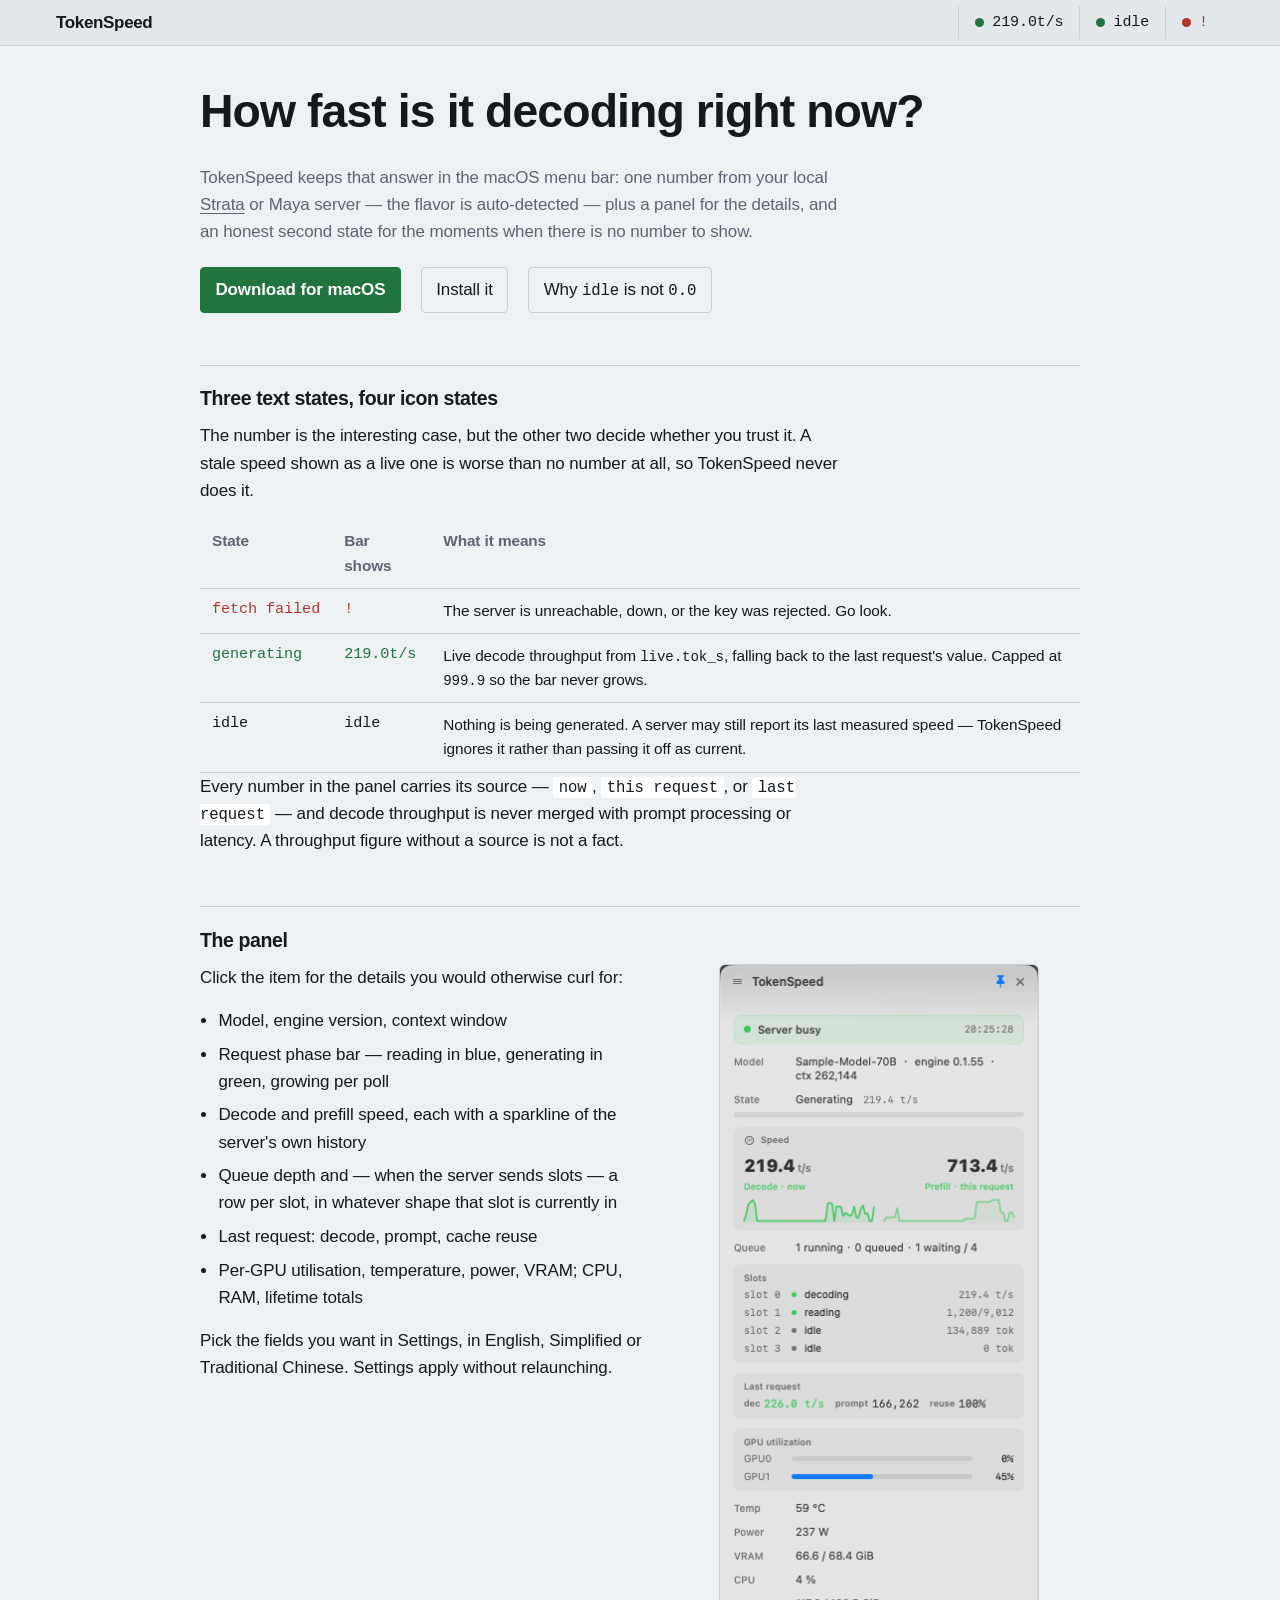
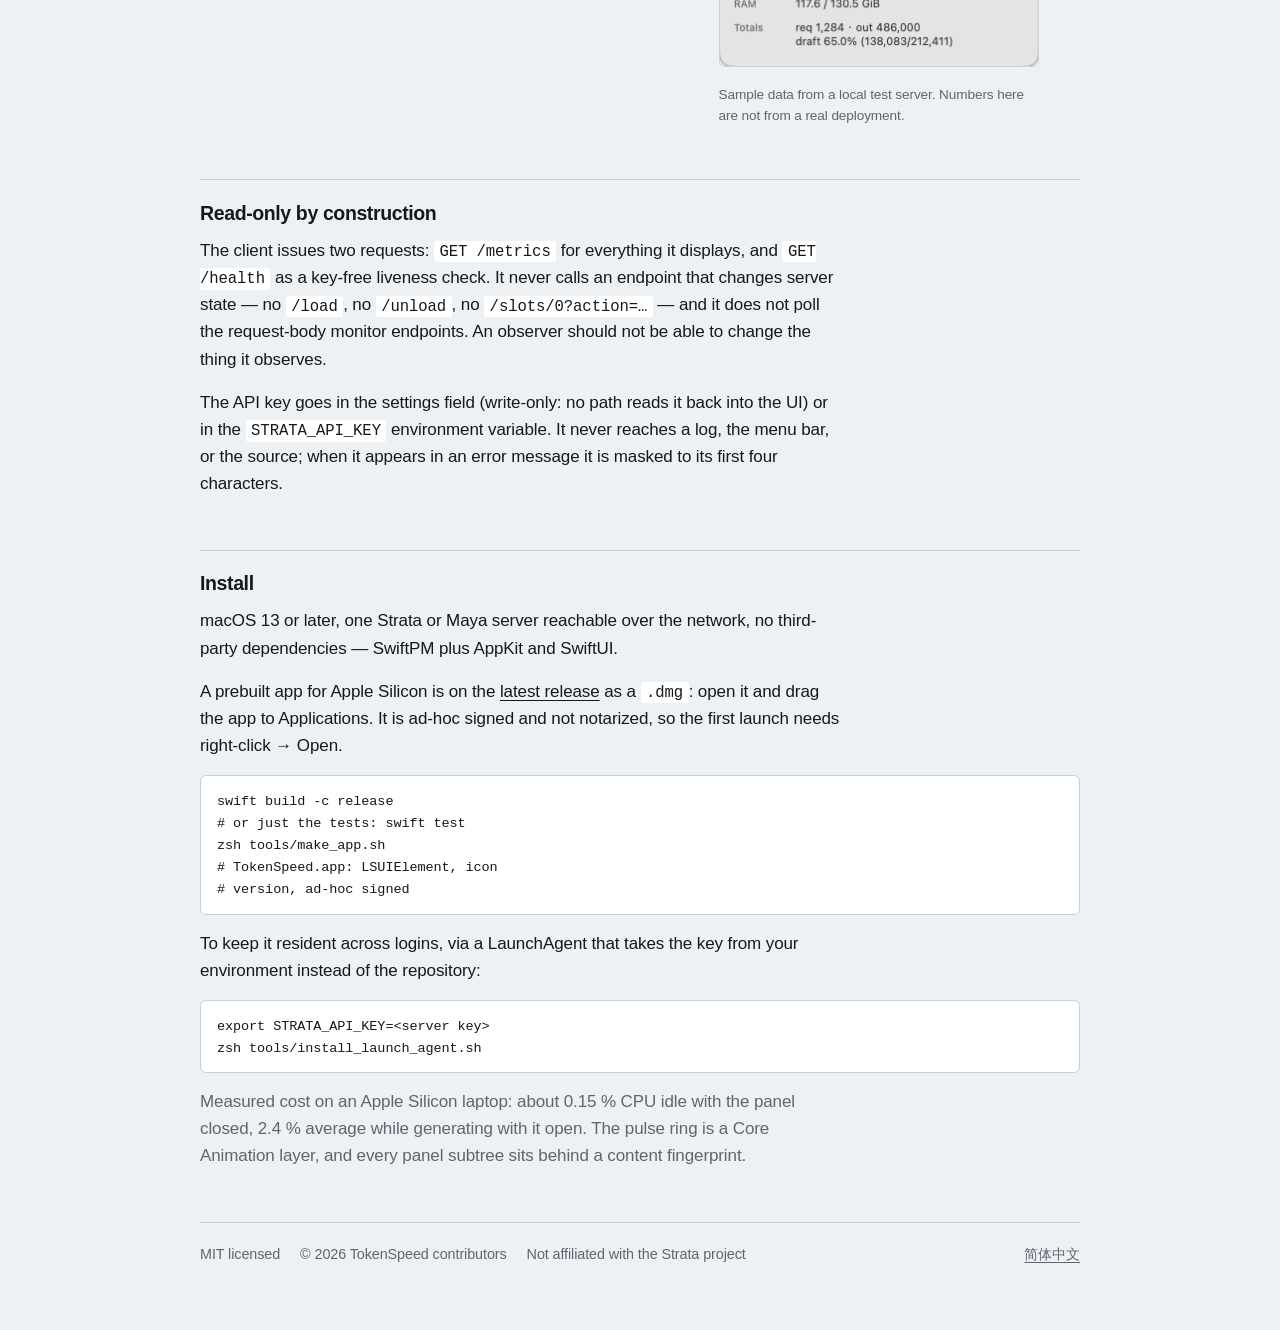
<file: site/index.html>
<!doctype html>
<html lang="en">
<head>
<meta charset="utf-8">
<meta name="viewport" content="width=device-width, initial-scale=1">
<title>TokenSpeed — your local Strata or Maya server's decode speed, in the menu bar</title>
<meta name="description" content="A native macOS menu-bar item that shows how fast your local Strata or Maya inference server is decoding right now, and is honest about the states where there is no number to show.">
<link rel="canonical" href="https://tokenspeed.eroeasy.com/">
<link rel="icon" href="assets/app-icon.png">
<meta property="og:title" content="TokenSpeed">
<meta property="og:description" content="Decode throughput of a local Strata or Maya server, permanently in the macOS menu bar.">
<meta property="og:image" content="https://tokenspeed.eroeasy.com/assets/shot-panel.png">
<meta property="og:type" content="website">
<link rel="stylesheet" href="assets/styles.css">
</head>
<body>

<header class="bar">
  <span class="brand">TokenSpeed</span>
  <span class="state"><span class="dot"></span>219.0t/s</span>
  <span class="state"><span class="dot"></span>idle</span>
  <span class="state bad"><span class="dot bad"></span>!</span>
</header>

<main>
  <h1>How fast is it decoding right now?</h1>
  <p class="lede">TokenSpeed keeps that answer in the macOS menu bar: one number from your
  local <a href="https://github.com/Niko1221/Strata">Strata</a> or Maya server — the flavor
  is auto-detected — plus a panel for the details, and an honest second state for the
  moments when there is no number to show.</p>
  <div class="actions">
    <a class="primary" href="https://github.com/leomsn/tokenspeed/releases/latest">Download for macOS</a>
    <a href="#install">Install it</a>
    <a href="#states">Why <code>idle</code> is not <code>0.0</code></a>
  </div>

  <section id="states">
    <h2>Three text states, four icon states</h2>
    <p>The number is the interesting case, but the other two decide whether you trust it.
    A stale speed shown as a live one is worse than no number at all, so TokenSpeed never
    does it.</p>
    <table>
      <tr><th>State</th><th>Bar shows</th><th>What it means</th></tr>
      <tr>
        <td class="k bad">fetch failed</td><td class="k bad">!</td>
        <td>The server is unreachable, down, or the key was rejected. Go look.</td>
      </tr>
      <tr>
        <td class="k ok">generating</td><td class="k ok">219.0t/s</td>
        <td>Live decode throughput from <code>live.tok_s</code>, falling back to the last
        request's value. Capped at <code>999.9</code> so the bar never grows.</td>
      </tr>
      <tr>
        <td class="k">idle</td><td class="k">idle</td>
        <td>Nothing is being generated. A server may still report its last measured speed —
        TokenSpeed ignores it rather than passing it off as current.</td>
      </tr>
    </table>
    <p>Every number in the panel carries its source — <code>now</code>, <code>this
    request</code>, or <code>last request</code> — and decode throughput is never merged with
    prompt processing or latency. A throughput figure without a source is not a fact.</p>
  </section>

  <section>
    <h2>The panel</h2>
    <div class="split">
      <div>
        <p>Click the item for the details you would otherwise curl for:</p>
        <ul>
          <li>Model, engine version, context window</li>
          <li>Request phase bar — reading in blue, generating in green, growing per poll</li>
          <li>Decode and prefill speed, each with a sparkline of the server's own history</li>
          <li>Queue depth and — when the server sends slots — a row per slot, in whatever
          shape that slot is currently in</li>
          <li>Last request: decode, prompt, cache reuse</li>
          <li>Per-GPU utilisation, temperature, power, VRAM; CPU, RAM, lifetime totals</li>
        </ul>
        <p>Pick the fields you want in Settings, in English, Simplified or Traditional
        Chinese. Settings apply without relaunching.</p>
      </div>
      <figure>
        <img src="assets/shot-panel.png" width="320" height="705"
             alt="The TokenSpeed panel: speed cards, queue row, four slots, GPU and CPU rows.">
        <figcaption>Sample data from a local test server. Numbers here are not from a real
        deployment.</figcaption>
      </figure>
    </div>
  </section>

  <section>
    <h2>Read-only by construction</h2>
    <p>The client issues two requests: <code>GET /metrics</code> for everything it displays,
    and <code>GET /health</code> as a key-free liveness check. It never calls an endpoint that
    changes server state — no <code>/load</code>, no <code>/unload</code>, no
    <code>/slots/0?action=…</code> — and it does not poll the request-body monitor endpoints.
    An observer should not be able to change the thing it observes.</p>
    <p>The API key goes in the settings field (write-only: no path reads it back into the UI)
    or in the <code>STRATA_API_KEY</code> environment variable. It never reaches a log, the
    menu bar, or the source; when it appears in an error message it is masked to its first
    four characters.</p>
  </section>

  <section id="install">
    <h2>Install</h2>
    <p>macOS 13 or later, one Strata or Maya server reachable over the network, no
    third-party dependencies — SwiftPM plus AppKit and SwiftUI.</p>
    <p>A prebuilt app for Apple Silicon is on the <a
    href="https://github.com/leomsn/tokenspeed/releases/latest">latest release</a> as a
    <code>.dmg</code>: open it and drag the app to Applications. It is ad-hoc signed and not
    notarized, so the first launch needs right-click → Open.</p>
<pre><code>swift build -c release
# or just the tests: swift test
zsh tools/make_app.sh
# TokenSpeed.app: LSUIElement, icon
# version, ad-hoc signed</code></pre>
    <p>To keep it resident across logins, via a LaunchAgent that takes the key from your
    environment instead of the repository:</p>
<pre><code>export STRATA_API_KEY=&lt;server key&gt;
zsh tools/install_launch_agent.sh</code></pre>
    <p class="muted">Measured cost on an Apple Silicon laptop: about 0.15&nbsp;% CPU idle with
    the panel closed, 2.4&nbsp;% average while generating with it open. The pulse ring is a
    Core Animation layer, and every panel subtree sits behind a content fingerprint.</p>
  </section>

  <footer>
    <span>MIT licensed</span>
    <span>© 2026 TokenSpeed contributors</span>
    <span>Not affiliated with the Strata project</span>
    <nav><a href="zh.html">简体中文</a></nav>
  </footer>
</main>
</body>
</html>
</file>
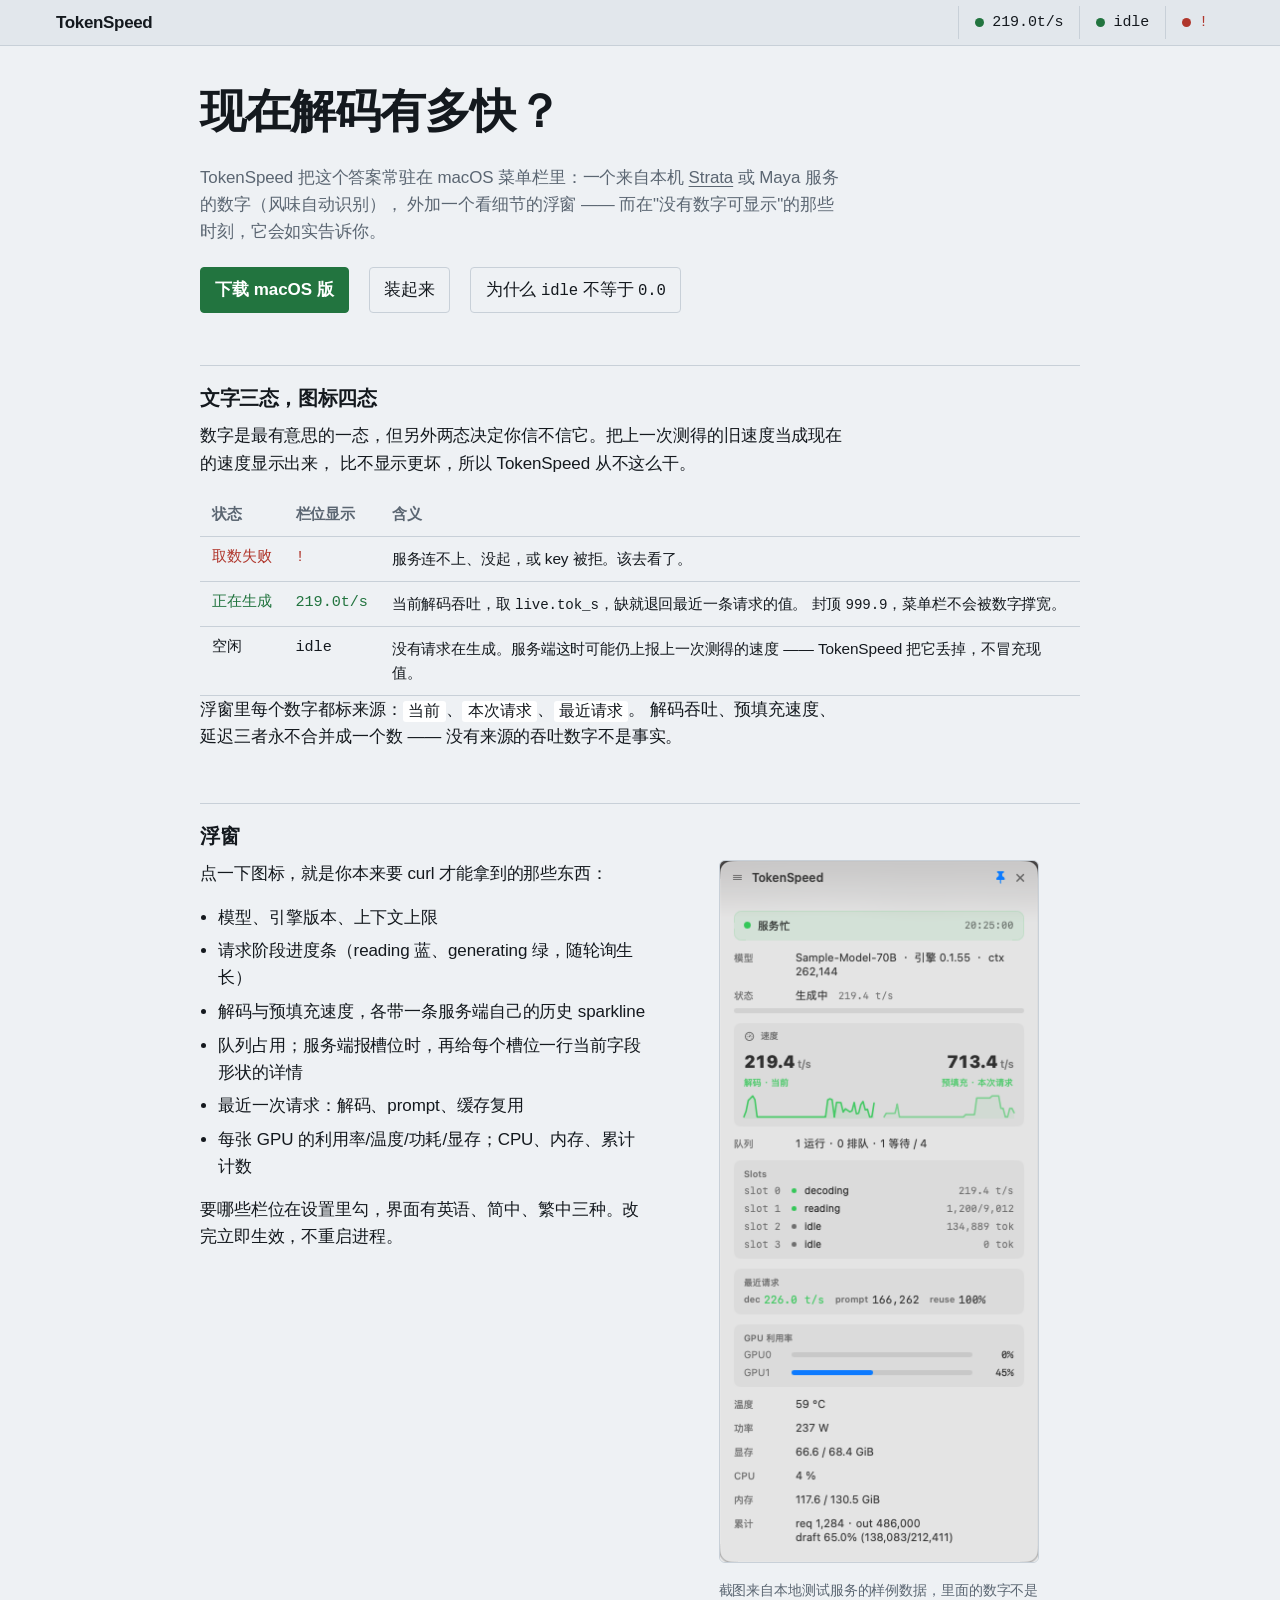
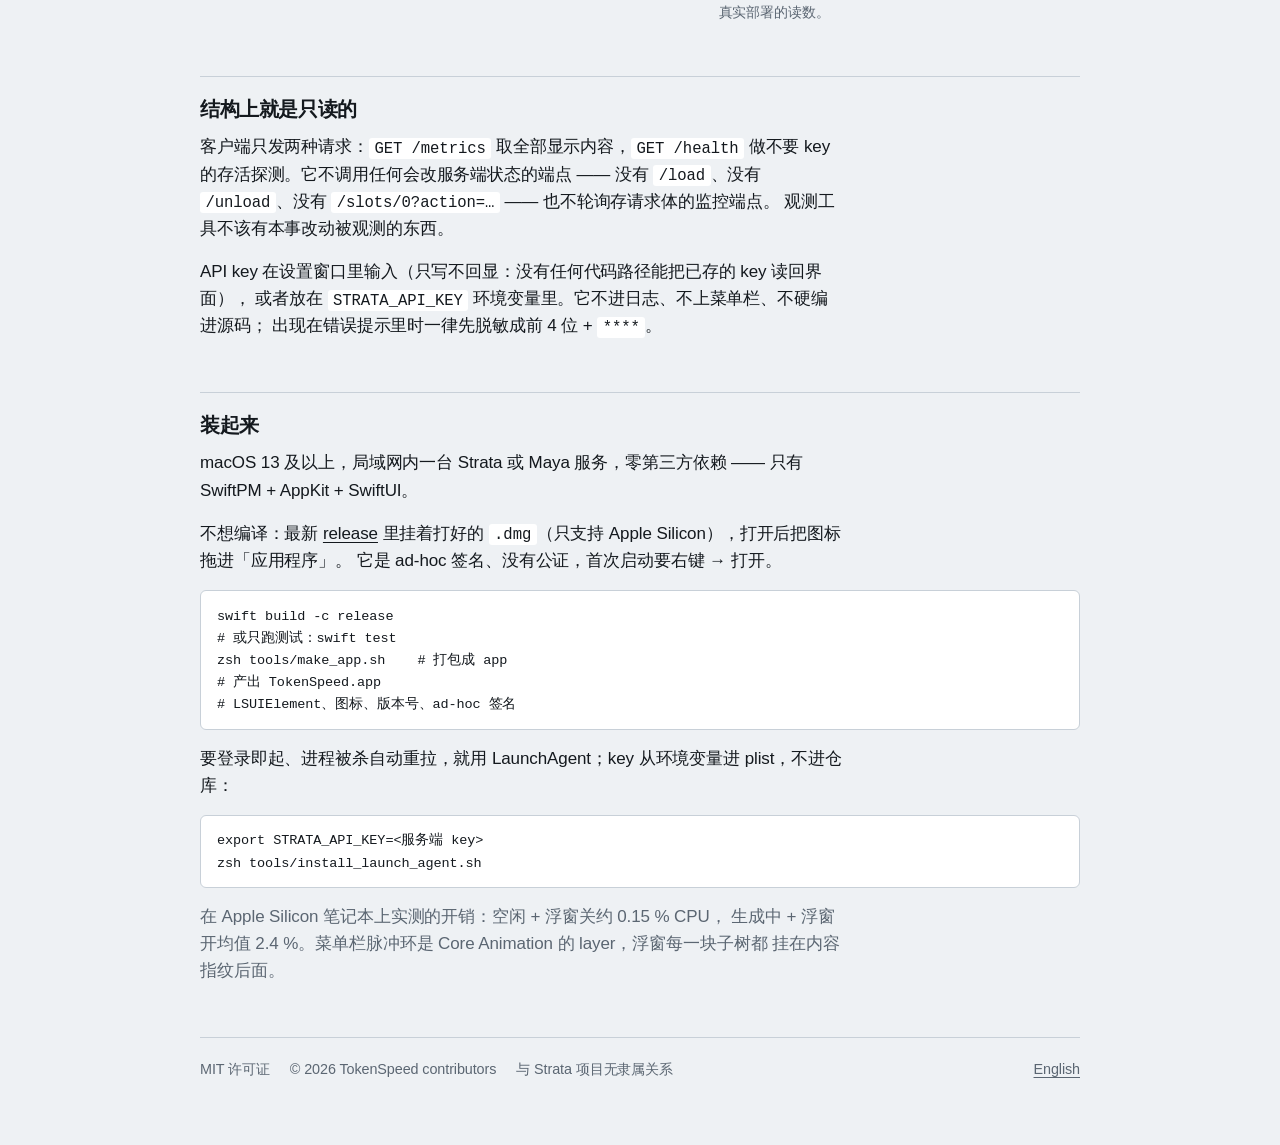
<file: site/zh.html>
<!doctype html>
<html lang="zh-Hans">
<head>
<meta charset="utf-8">
<meta name="viewport" content="width=device-width, initial-scale=1">
<title>TokenSpeed —— 把本机 Strata / Maya 服务的解码速度钉在菜单栏上</title>
<meta name="description" content="macOS 原生菜单栏程序：显示局域网内 Strata 或 Maya 推理服务当前的解码 tok/s，并且在没有数字可显示的时候老实告诉你。">
<link rel="canonical" href="https://tokenspeed.eroeasy.com/zh.html">
<link rel="icon" href="assets/app-icon.png">
<meta property="og:title" content="TokenSpeed">
<meta property="og:description" content="把本机 Strata / Maya 服务的解码速度钉在 macOS 菜单栏上。">
<meta property="og:image" content="https://tokenspeed.eroeasy.com/assets/shot-panel.png">
<meta property="og:type" content="website">
<link rel="stylesheet" href="assets/styles.css">
</head>
<body>

<header class="bar">
  <span class="brand">TokenSpeed</span>
  <span class="state"><span class="dot"></span>219.0t/s</span>
  <span class="state"><span class="dot"></span>idle</span>
  <span class="state bad"><span class="dot bad"></span>!</span>
</header>

<main>
  <h1>现在解码有多快？</h1>
  <p class="lede">TokenSpeed 把这个答案常驻在 macOS 菜单栏里：一个来自本机
  <a href="https://github.com/Niko1221/Strata">Strata</a> 或 Maya 服务的数字（风味自动识别），
  外加一个看细节的浮窗 —— 而在"没有数字可显示"的那些时刻，它会如实告诉你。</p>
  <div class="actions">
    <a class="primary" href="https://github.com/leomsn/tokenspeed/releases/latest">下载 macOS 版</a>
    <a href="#install">装起来</a>
    <a href="#states">为什么 <code>idle</code> 不等于 <code>0.0</code></a>
  </div>

  <section id="states">
    <h2>文字三态，图标四态</h2>
    <p>数字是最有意思的一态，但另外两态决定你信不信它。把上一次测得的旧速度当成现在的速度显示出来，
    比不显示更坏，所以 TokenSpeed 从不这么干。</p>
    <table>
      <tr><th>状态</th><th>栏位显示</th><th>含义</th></tr>
      <tr>
        <td class="k bad">取数失败</td><td class="k bad">!</td>
        <td>服务连不上、没起，或 key 被拒。该去看了。</td>
      </tr>
      <tr>
        <td class="k ok">正在生成</td><td class="k ok">219.0t/s</td>
        <td>当前解码吞吐，取 <code>live.tok_s</code>，缺就退回最近一条请求的值。
        封顶 <code>999.9</code>，菜单栏不会被数字撑宽。</td>
      </tr>
      <tr>
        <td class="k">空闲</td><td class="k">idle</td>
        <td>没有请求在生成。服务端这时可能仍上报上一次测得的速度 ——
        TokenSpeed 把它丢掉，不冒充现值。</td>
      </tr>
    </table>
    <p>浮窗里每个数字都标来源：<code>当前</code>、<code>本次请求</code>、<code>最近请求</code>。
    解码吞吐、预填充速度、延迟三者永不合并成一个数 —— 没有来源的吞吐数字不是事实。</p>
  </section>

  <section>
    <h2>浮窗</h2>
    <div class="split">
      <div>
        <p>点一下图标，就是你本来要 curl 才能拿到的那些东西：</p>
        <ul>
          <li>模型、引擎版本、上下文上限</li>
          <li>请求阶段进度条（reading 蓝、generating 绿，随轮询生长）</li>
          <li>解码与预填充速度，各带一条服务端自己的历史 sparkline</li>
          <li>队列占用；服务端报槽位时，再给每个槽位一行当前字段形状的详情</li>
          <li>最近一次请求：解码、prompt、缓存复用</li>
          <li>每张 GPU 的利用率/温度/功耗/显存；CPU、内存、累计计数</li>
        </ul>
        <p>要哪些栏位在设置里勾，界面有英语、简中、繁中三种。改完立即生效，不重启进程。</p>
      </div>
      <figure>
        <img src="assets/shot-panel-zh.png" width="320" height="705"
             alt="TokenSpeed 浮窗：速度卡、队列行、四个槽位、GPU 与 CPU 行。">
        <figcaption>截图来自本地测试服务的样例数据，里面的数字不是真实部署的读数。</figcaption>
      </figure>
    </div>
  </section>

  <section>
    <h2>结构上就是只读的</h2>
    <p>客户端只发两种请求：<code>GET /metrics</code> 取全部显示内容，<code>GET /health</code>
    做不要 key 的存活探测。它不调用任何会改服务端状态的端点 —— 没有 <code>/load</code>、没有
    <code>/unload</code>、没有 <code>/slots/0?action=…</code> —— 也不轮询存请求体的监控端点。
    观测工具不该有本事改动被观测的东西。</p>
    <p>API key 在设置窗口里输入（只写不回显：没有任何代码路径能把已存的 key 读回界面），
    或者放在 <code>STRATA_API_KEY</code> 环境变量里。它不进日志、不上菜单栏、不硬编进源码；
    出现在错误提示里时一律先脱敏成前 4 位 + <code>****</code>。</p>
  </section>

  <section id="install">
    <h2>装起来</h2>
    <p>macOS 13 及以上，局域网内一台 Strata 或 Maya 服务，零第三方依赖 —— 只有 SwiftPM + AppKit + SwiftUI。</p>
    <p>不想编译：最新 <a href="https://github.com/leomsn/tokenspeed/releases/latest">release</a>
    里挂着打好的 <code>.dmg</code>（只支持 Apple Silicon），打开后把图标拖进「应用程序」。
    它是 ad-hoc 签名、没有公证，首次启动要右键 → 打开。</p>
<pre><code>swift build -c release
# 或只跑测试：swift test
zsh tools/make_app.sh    # 打包成 app
# 产出 TokenSpeed.app
# LSUIElement、图标、版本号、ad-hoc 签名</code></pre>
    <p>要登录即起、进程被杀自动重拉，就用 LaunchAgent；key 从环境变量进 plist，不进仓库：</p>
<pre><code>export STRATA_API_KEY=&lt;服务端 key&gt;
zsh tools/install_launch_agent.sh</code></pre>
    <p class="muted">在 Apple Silicon 笔记本上实测的开销：空闲 + 浮窗关约 0.15&nbsp;% CPU，
    生成中 + 浮窗开均值 2.4&nbsp;%。菜单栏脉冲环是 Core Animation 的 layer，浮窗每一块子树都
    挂在内容指纹后面。</p>
  </section>

  <footer>
    <span>MIT 许可证</span>
    <span>© 2026 TokenSpeed contributors</span>
    <span>与 Strata 项目无隶属关系</span>
    <nav><a href="index.html">English</a></nav>
  </footer>
</main>
</body>
</html>
</file>
<file: site/assets/styles.css>
/* TokenSpeed 官网：深色优先（产品本身就活在深色菜单栏里），浅色由 prefers-color-scheme 接管。
   颜色取自 tools/make_icon.swift 里的实际取值：方块 #292E36、绿 #4DC76B。 */
:root {
  --ink: #12161b;
  --surface: #1e242b;
  --tile: #292e36;
  --rule: #39424c;
  --paper: #e9edf1;
  --muted: #9aa5b1;
  --green: #4dc76b;
  --red: #e4574c;
  --mono: ui-monospace, SFMono-Regular, "SF Mono", Menlo, Consolas, monospace;
  --sans: -apple-system, BlinkMacSystemFont, "Segoe UI", "Helvetica Neue", "Noto Sans SC", sans-serif;
  --pad: clamp(1.25rem, 5vw, 3.5rem);
}
@media (prefers-color-scheme: light) {
  :root {
    --ink: #eef1f4;
    --surface: #ffffff;
    --tile: #e2e7ec;
    --rule: #c8d0d8;
    --paper: #14191e;
    --muted: #5b6672;
    --green: #22743f;
    --red: #b0362c;
  }
}
* { box-sizing: border-box; }
html { -webkit-text-size-adjust: 100%; }
body {
  margin: 0;
  background: var(--ink);
  color: var(--paper);
  font: 400 17px/1.6 var(--sans);
  letter-spacing: -0.006em;
}
a { color: inherit; text-decoration-thickness: 1px; text-underline-offset: 3px; }
a:focus-visible { outline: 2px solid var(--green); outline-offset: 3px; }
main { max-width: 62rem; margin: 0 auto; padding: 2.5rem var(--pad) 4rem; }
h1, h2, h3 { font-weight: 600; letter-spacing: -0.02em; margin: 0; }
h1 { font-size: clamp(1.75rem, 4.4vw, 2.9rem); line-height: 1.12; }
h2 { font-size: 1.22rem; margin-bottom: .5rem; }
p { margin: 0 0 1rem; max-width: 68ch; }
.muted { color: var(--muted); }

/* 首屏就是菜单栏本身：状态项长什么样，这里就摆什么 */
.bar {
  display: flex; align-items: center; gap: 0;
  background: var(--tile);
  border-bottom: 1px solid var(--rule);
  padding: 0 var(--pad);
  min-height: 46px;
  flex-wrap: wrap;
}
.bar .brand { font-weight: 600; margin-right: auto; letter-spacing: -0.02em; }
.state { display: flex; align-items: center; gap: .5rem; font: 500 15px/1 var(--mono); padding: .55rem 1rem; border-left: 1px solid var(--rule); white-space: nowrap; }
.state:first-of-type { border-left: 0; }
@media (max-width: 34rem) {
  /* 375 宽下品牌名和三个状态项挤同一行会换行换得难看：让品牌名独占一行，三个状态项同一行 */
  .bar .brand { flex: 1 0 100%; margin-right: 0; padding-bottom: .2rem; }
}
.dot { width: 9px; height: 9px; border-radius: 50%; background: var(--green); flex: none; }
.dot.ring { background: transparent; border: 2px solid var(--green); }
.dot.bad { background: var(--red); }
.state.bad { color: var(--red); }

.lede { font-size: 1.06rem; color: var(--muted); margin: 1.6rem 0 0; }
.actions { display: flex; gap: 1.25rem; margin: 1.4rem 0 3.25rem; flex-wrap: wrap; }
.actions a { padding: .5rem .9rem; border: 1px solid var(--rule); border-radius: 4px; text-decoration: none; }
.actions a.primary { background: var(--green); border-color: var(--green); color: #0d1210; font-weight: 600; }
@media (prefers-color-scheme: light) { .actions a.primary { color: #fff; } }

section { margin-bottom: 3.25rem; }
section > h2 { border-top: 1px solid var(--rule); padding-top: 1.1rem; }
.split { display: grid; gap: 2rem; align-items: start; }
@media (min-width: 54rem) { .split { grid-template-columns: 1.05fr .95fr; } }
ul { margin: 0 0 1rem; padding-left: 1.15rem; }
li { margin-bottom: .4rem; }
figure { margin: 0; }
.split figure { max-width: 20rem; margin-inline: auto; }  /* 20rem = 截图原生宽度 320px，别放大糊掉 */
figure img { width: 100%; height: auto; border: 1px solid var(--rule); border-radius: 6px; }
figcaption { color: var(--muted); font-size: .85rem; margin-top: .55rem; }

table { border-collapse: collapse; width: 100%; font-size: .96rem; }
th, td { text-align: left; padding: .6rem .75rem; border-bottom: 1px solid var(--rule); vertical-align: top; }
th { font-weight: 600; color: var(--muted); }
td.k { font: 500 .95rem/1.4 var(--mono); white-space: nowrap; }
td.k.bad { color: var(--red); }
td.k.ok { color: var(--green); }

pre {
  background: var(--surface); border: 1px solid var(--rule); border-radius: 6px;
  padding: .85rem 1rem; overflow-x: auto; font: 400 .92rem/1.5 var(--mono);
}
code { font: 400 .92em var(--mono); }
p code, li code { background: var(--surface); padding: .1em .35em; border-radius: 3px; }

footer { border-top: 1px solid var(--rule); padding-top: 1.25rem; color: var(--muted); font-size: .9rem; display: flex; gap: 1.25rem; flex-wrap: wrap; }
footer nav { margin-left: auto; }
@media (prefers-reduced-motion: reduce) { * { animation: none !important; transition: none !important; } }
</file>
